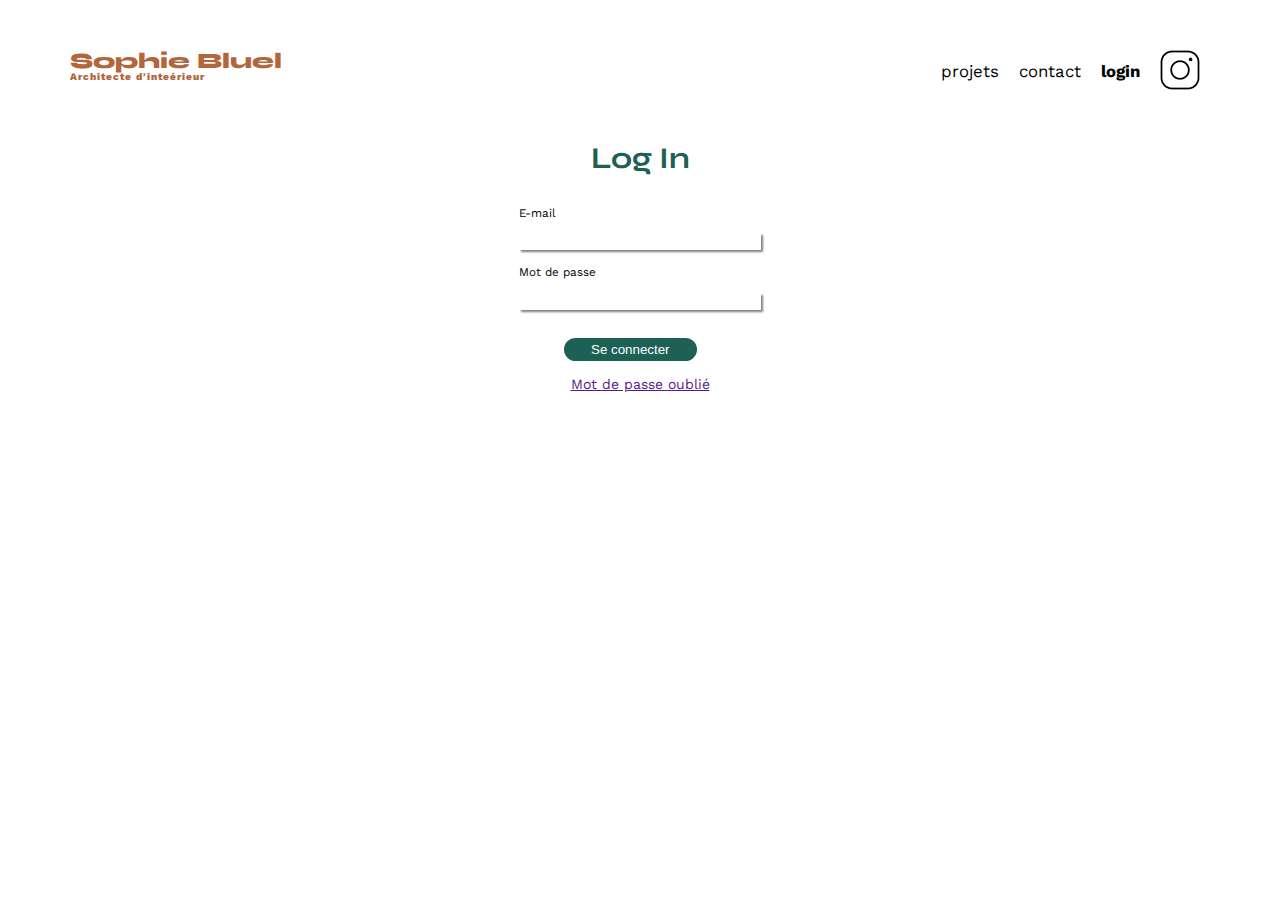
<file: PROJET3/HTML/conexion.html>
<!DOCTYPE html>
<html lang="fr">

<head>
    <meta charset="UTF-8">
    <title>Sophie Bluel - Architecte d'intérieur</title>
    <meta name="viewport" content="width=device-width, initial-scale=1.0">
    <link rel="preconnect" href="https://fonts.googleapis.com">
    <link rel="preconnect" href="https://fonts.gstatic.com" crossorigin>
    <link href="https://fonts.googleapis.com/css2?family=Syne:wght@700;800&family=Work+Sans&display=swap"
        rel="stylesheet">
    <meta name="description" content="">
    <link rel="stylesheet" href="/assets/style.css">
</head>

<body>
    <header>
        <h1>Sophie Bluel <span>Architecte d'inteérieur</span></h1>
        <nav>
            <ul>
                <li>projets</li>
                <li>contact</li>
                <a class="link_a" href="index.html">
                    <li>login</li>
                </a>
                <li><img src="/assets/icons/instagram.png" alt="Instagram"></li>
            </ul>
        </nav>
    </header>
    <main>
        <section class="log_in">
            <h2 class="space_margin">Log In</h2>
            <form novalidate action="" method="POST" id="myform">

                <label for="email" class="size_font">E-mail</label>
                <br>
                <br>
                <input type="text" name="mail" id="mail" required="required">
                <br>
                <span id="error"></span>
                <br>
                <label for="password" class="size_font">Mot de passe</label>
                <br>
                <span id="error2"></span>
                <br>
                <input type="password" name="password" id="password" required="required">
                <br>
                <br>
                <br>
                <input type="button" value="Se connecter" id="button_envoi">

            </form>
            <div><a href="">Mot de passe oublié</a></div>
            </div>
        </section>
    </main>

    <body>
        <script src="/PROJET3/JS/conexion.js"></script>
    </body>

</html>
</file>
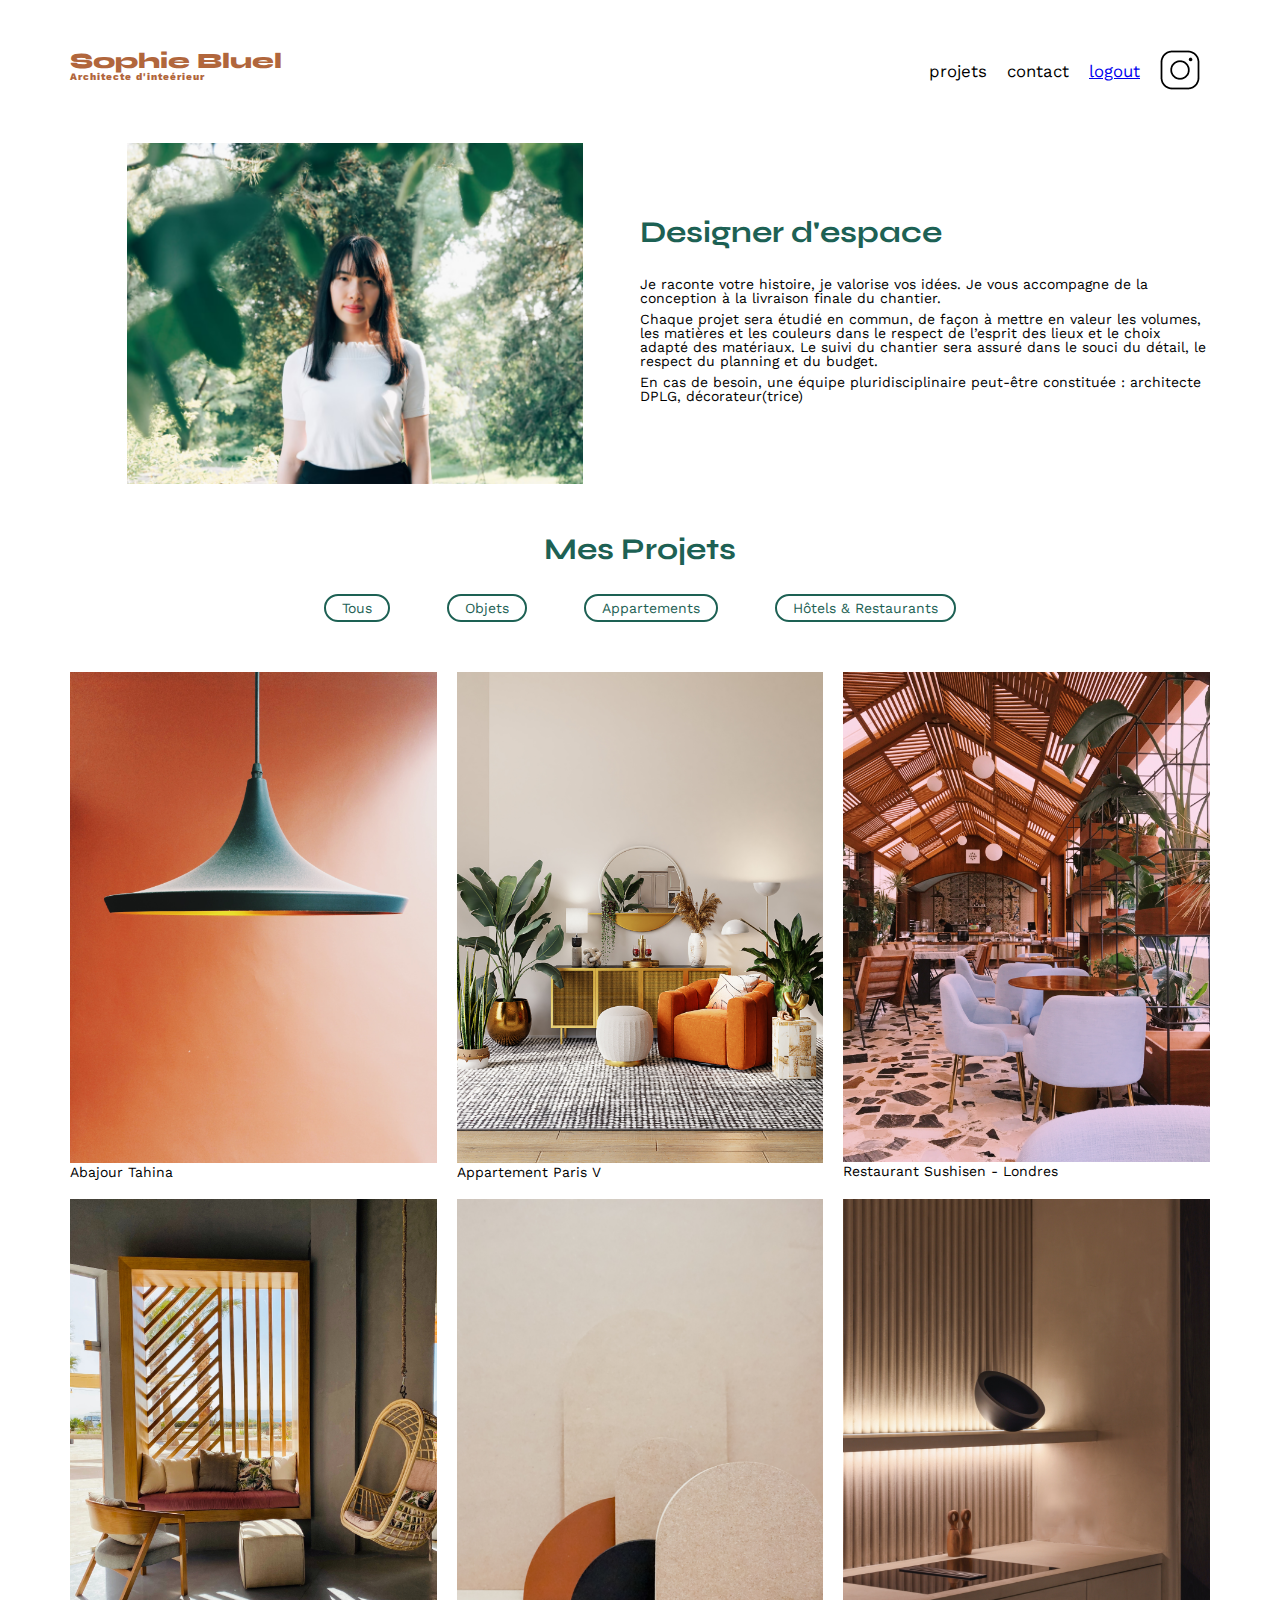
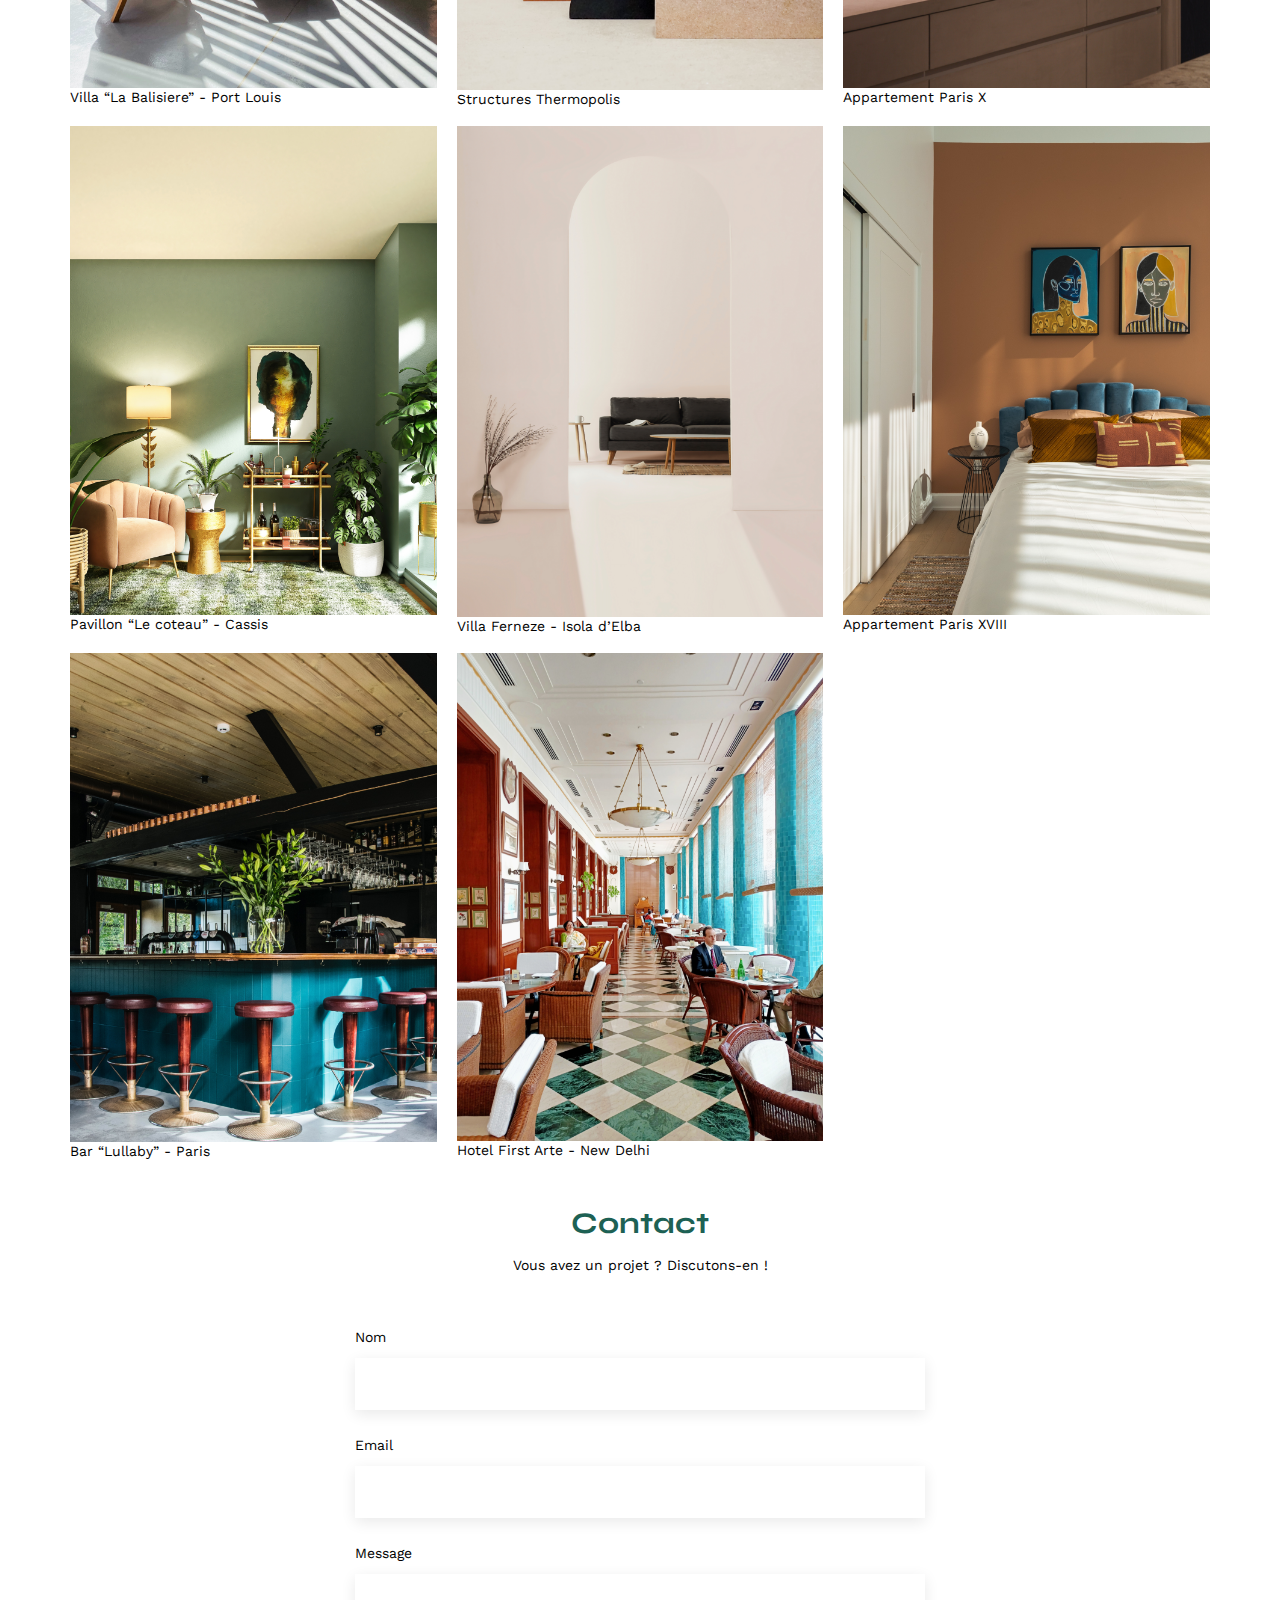
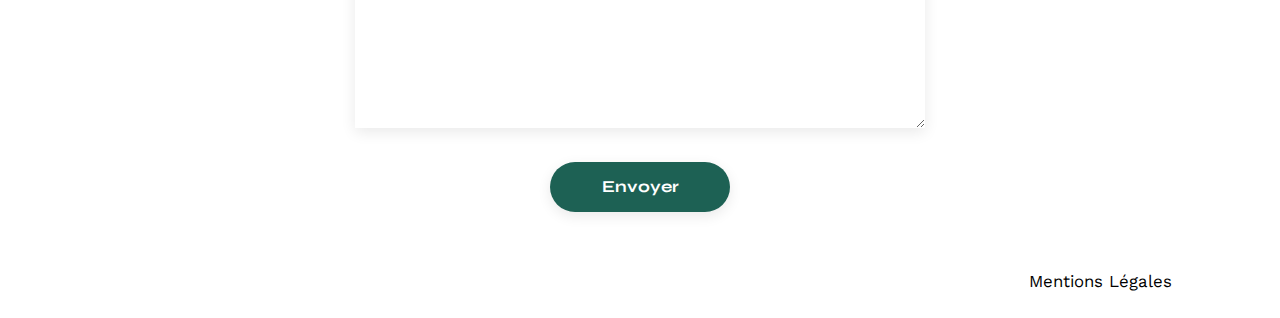
<file: PROJET3/HTML/login.html>
<!DOCTYPE html>
<html lang="fr">

<head>
    <meta charset="UTF-8">
    <title>Sophie Bluel - Architecte d'intérieur</title>
    <meta name="viewport" content="width=device-width, initial-scale=1.0">
    <link rel="preconnect" href="https://fonts.googleapis.com">
    <link rel="preconnect" href="https://fonts.gstatic.com" crossorigin>
    <link href="https://fonts.googleapis.com/css2?family=Syne:wght@700;800&family=Work+Sans&display=swap"
        rel="stylesheet">
    <meta name="description" content="">
    <link rel="stylesheet" href="/assets/style.css">
</head>

<body>

    <div class="modale_bar">
        <button class="modale_edit">Mode édition</button>
        <div class="modale_publication">publier les changements</div>
    </div>

    <div class="modale_add_picture">
        <div class="icone_retour">retour</div>
        <div class="modale_header_close modale-trigger">X</div>
        <h2 class="modale_header_photo">Ajout Photo</h2>

        <img id="preview_img" width="150px">
        <div class="modale_picture">

            <input onchange="previewImg()" type="file" class="modale_photo">
            <p>jpn,png: 4mo max</p>
             </div>
                <div class="modale_footer_picture">
                    <div>Titre</div>
                    <input type="CHOISIR UN TITRE">
                    <div>Catégorie</div>
                    <input type="CHOIX CATEGORIE">
                    <br>
                    <button class="modale_footer_photo">Valider</button>
                </div>
        </div>

        <div class="modale">

            <!--<div class="overlay modale-trigger"></div> marche bizarrement -->
            <div class="modale_header">

                <div class="modale_header_x modale-trigger">X</div>
                <h2 class="modale_header_title">Galerie photo</h2>
            </div>
            <div class="modale_body">
                <div class="modale_gallery">
                    <figure>
                        <img src="/assets/images/abajour-tahina.png" alt="Abajour Tahina" data-objets class="active">
                        <figcaption>éditer</figcaption>
                    </figure>
                    <figure>
                        <img src="/assets/images/appartement-paris-v.png" alt="Appartement Paris V" data-appartements
                            class="active">
                        <figcaption>éditer</figcaption>
                    </figure>
                    <figure>
                        <img src="/assets/images/restaurant-sushisen-londres.png" alt="Restaurant Sushisen - Londres"
                            data-hotel class="active">
                        <figcaption>éditer</figcaption>
                    </figure>
                    <figure>
                        <img src="/assets/images/la-balisiere.png" alt="Villa “La Balisiere” - Port Louis"
                            data-appartements class="active">
                        <figcaption>éditer</figcaption>
                    </figure>
                    <figure>
                        <img src="/assets/images/structures-thermopolis.png" alt="Structures Thermopolis" data-objets
                            class="active">
                        <figcaption>éditer</figcaption>
                    </figure>
                    <figure>
                        <img src="/assets/images/appartement-paris-x.png" alt="Appartement Paris X" data-appartements
                            class="active">
                        <figcaption>éditer</figcaption>
                    </figure>
                    <figure>
                        <img src="/assets/images/le-coteau-cassis.png" alt="Pavillon “Le coteau” - Cassis"
                            data-appartements class="active">
                        <figcaption>éditer</figcaption>
                    </figure>
                    <figure>
                        <img src="/assets/images/villa-ferneze.png" alt="Villa Ferneze - Isola d’Elba" data-appartements
                            class="active">
                        <figcaption>éditer</figcaption>
                    </figure>
                    <figure>
                        <img src="/assets/images/appartement-paris-xviii.png" alt="Appartement Paris XVIII"
                            data-appartements class="active">
                        <figcaption>éditer</figcaption>
                    </figure>
                    <figure>
                        <img src="/assets/images/bar-lullaby-paris.png" alt="Bar “Lullaby” - Paris" data-hotel
                            class="active">
                        <figcaption>éditer</figcaption>
                    </figure>
                    <figure>
                        <img src="/assets/images/hotel-first-arte-new-delhi.png" alt="Hotel First Arte - New Delhi"
                            data-hotel class="active">
                        <figcaption>éditer</figcaption>
                    </figure>
                </div>
            </div>

            <div class="modale_footer">
                <button class="modale_footer_button">Ajouter une photo</button>
                <div class="modale_footer_delete">supprimer la galerie</div>
            </div>
        </div>




        <header>
            <h1>Sophie Bluel <span>Architecte d'inteérieur</span></h1>
            <nav>
                <ul>
                    <li>projets</li>
                    <li>contact</li>
                    <a href="index2.html">
                        <li>logout</li>
                    </a>
                    <li><img src="/assets/icons/instagram.png" alt="Instagram"></li>
                </ul>
            </nav>
        </header>
        <main>
            <section id="introduction">
                <figure>
                    <img src="/assets/images/sophie-bluel.png" alt="">
                </figure>
                <article>
                    <h2>Designer d'espace</h2>
                    <p>Je raconte votre histoire, je valorise vos idées. Je vous accompagne de la conception à la
                        livraison
                        finale du chantier.</p>
                    <p>Chaque projet sera étudié en commun, de façon à mettre en valeur les volumes, les matières et les
                        couleurs dans le respect de l’esprit des lieux et le choix adapté des matériaux. Le suivi du
                        chantier sera assuré dans le souci du détail, le respect du planning et du budget.</p>
                    <p>En cas de besoin, une équipe pluridisciplinaire peut-être constituée : architecte DPLG,
                        décorateur(trice)</p>
                </article>
            </section>
            <section id="portfolio">
                <h2>Mes Projets</h2>
                <section id="filters" class="space_section">
                    <div class="border_class" id="all">Tous</div>
                    <div class="border_class" id="objets" data-categoryId="1">Objets</div>
                    <div class="border_class" id="appartements" data-categoryId="2">Appartements</div>
                    <div class="border_class" id="hotel" data-categoryId="3">Hôtels & Restaurants</div>
                </section>

                <div class="gallery">
                    <figure>
                        <img src="/assets/images/abajour-tahina.png" alt="Abajour Tahina" data-objets class="active">
                        <figcaption>Abajour Tahina</figcaption>
                    </figure>
                    <figure>
                        <img src="/assets/images/appartement-paris-v.png" alt="Appartement Paris V" data-appartements
                            class="active">
                        <figcaption>Appartement Paris V</figcaption>
                    </figure>
                    <figure>
                        <img src="/assets/images/restaurant-sushisen-londres.png" alt="Restaurant Sushisen - Londres"
                            data-hotel class="active">
                        <figcaption>Restaurant Sushisen - Londres</figcaption>
                    </figure>
                    <figure>
                        <img src="/assets/images/la-balisiere.png" alt="Villa “La Balisiere” - Port Louis"
                            data-appartements class="active">
                        <figcaption>Villa “La Balisiere” - Port Louis</figcaption>
                    </figure>
                    <figure>
                        <img src="/assets/images/structures-thermopolis.png" alt="Structures Thermopolis" data-objets
                            class="active">
                        <figcaption>Structures Thermopolis</figcaption>
                    </figure>
                    <figure>
                        <img src="/assets/images/appartement-paris-x.png" alt="Appartement Paris X" data-appartements
                            class="active">
                        <figcaption>Appartement Paris X</figcaption>
                    </figure>
                    <figure>
                        <img src="/assets/images/le-coteau-cassis.png" alt="Pavillon “Le coteau” - Cassis"
                            data-appartements class="active">
                        <figcaption>Pavillon “Le coteau” - Cassis</figcaption>
                    </figure>
                    <figure>
                        <img src="/assets/images/villa-ferneze.png" alt="Villa Ferneze - Isola d’Elba" data-appartements
                            class="active">
                        <figcaption>Villa Ferneze - Isola d’Elba</figcaption>
                    </figure>
                    <figure>
                        <img src="/assets/images/appartement-paris-xviii.png" alt="Appartement Paris XVIII"
                            data-appartements class="active">
                        <figcaption>Appartement Paris XVIII</figcaption>
                    </figure>
                    <figure>
                        <img src="/assets/images/bar-lullaby-paris.png" alt="Bar “Lullaby” - Paris" data-hotel
                            class="active">
                        <figcaption>Bar “Lullaby” - Paris</figcaption>
                    </figure>
                    <figure>
                        <img src="/assets/images/hotel-first-arte-new-delhi.png" alt="Hotel First Arte - New Delhi"
                            data-hotel class="active">
                        <figcaption>Hotel First Arte - New Delhi</figcaption>
                    </figure>
                    <figure id="new_img">
                    </figure>
                </div>
            </section>
            <section id="contact">
                <h2>Contact</h2>
                <p>Vous avez un projet ? Discutons-en !</p>
                <form action="#" method="post">
                    <label for="name">Nom</label>
                    <input type="text" name="name" id="name">
                    <label for="email">Email</label>
                    <input type="email" name="email" id="email">
                    <label for="message">Message</label>
                    <textarea name="message" id="message" cols="30" rows="10"></textarea>
                    <input type="submit" value="Envoyer">
                </form>
            </section>
        </main>

        <footer>
            <nav>
                <ul>
                    <li>Mentions Légales</li>
                </ul>
            </nav>

        </footer>
        <script src="/PROJET3/JS/login.js"></script>

</body>


</html>
</file>
<file: assets/style.css>
/* http://meyerweb.com/eric/tools/css/reset/
   v2.0 | 20110126
   License: none (public domain)
*/

	html,
	body,
	div,
	span,
	applet,
	object,
	iframe,
	h1,
	h2,
	h3,
	h4,
	h5,
	h6,
	p,
	blockquote,
	pre,
	a,
	abbr,
	acronym,
	address,
	big,
	cite,
	code,
	del,
	dfn,
	em,
	img,
	ins,
	kbd,
	q,
	s,
	samp,
	small,
	strike,
	strong,
	sub,
	sup,
	tt,
	var,
	b,
	u,
	i,
	center,
	dl,
	dt,
	dd,
	ol,
	ul,
	li,
	fieldset,
	form,
	label,
	legend,
	table,
	caption,
	tbody,
	tfoot,
	thead,
	tr,
	th,
	td,
	article,
	aside,
	canvas,
	details,
	embed,
	figure,
	figcaption,
	footer,
	header,
	hgroup,
	menu,
	nav,
	output,
	ruby,
	section,
	summary,
	time,
	mark,
	audio,
	video {
		margin: 0;
		padding: 0;
		border: 0;
		font-size: 100%;
		font: inherit;
		vertical-align: baseline;
	}

	/* HTML5 display-role reset for older browsers */
	article,
	aside,
	details,
	figcaption,
	figure,
	footer,
	header,
	hgroup,
	menu,
	nav,
	section {
		display: block;
	}

	body {
		line-height: 1;
	}

	ol,
	ul {
		list-style: none;
	}

	blockquote,
	q {
		quotes: none;
	}

	blockquote:before,
	blockquote:after,
	q:before,
	q:after {
		content: '';
		content: none;
	}

	table {
		border-collapse: collapse;
		border-spacing: 0;
	}

	/** end reset css**/
	body {
		max-width: 1140px;
		margin: auto;
		font-family: 'Work Sans';
		font-size: 14px;
	}

	header {
		display: flex;
		justify-content: space-between;
		margin: 50px 0
	}

	section {
		margin: 50px 0
	}

	h1 {
		display: flex;
		flex-direction: column;
		font-family: 'Syne';
		font-size: 22px;
		font-weight: 800;
		color: #B1663C
	}

	h1>span {
		font-family: 'Work Sans';
		font-size: 10px;
		letter-spacing: 0.1em;
		;
	}

	h2 {
		font-family: 'Syne';
		font-weight: 700;
		font-size: 30px;
		color: #1D6154
	}

	nav ul {
		display: flex;
		align-items: center;
		list-style-type: none;

	}

	nav li {
		padding: 0 10px;
		font-size: 1.2em;
	}

	li:hover {
		color: #B1663C;
	}

	#introduction {
		display: flex;
		align-items: center;
	}

	#introduction figure {
		flex: 1
	}

	#introduction img {
		display: block;
		margin: auto;
		width: 80%;
	}

	#introduction article {
		flex: 1
	}

	#introduction h2 {
		margin-bottom: 1em;
	}

	#introduction p {
		margin-bottom: 0.5em;
	}

	#portfolio h2 {
		text-align: center;
		margin-bottom: 1em;
	}

	.gallery {
		width: 100%;
		display: grid;
		grid-template-columns: 1fr 1fr 1fr;
		grid-column-gap: 20px;
		grid-row-gap: 20px;
	}

	.gallery img {
		width: 100%;

	}

	#contact {
		width: 50%;
		margin: auto;
	}

	#contact>* {
		text-align: center;

	}

	#contact h2 {
		margin-bottom: 20px;
	}

	#contact form {
		text-align: left;
		margin-top: 30px;
		display: flex;
		flex-direction: column;
	}

	#contact input {
		height: 50px;
		font-size: 1.2em;
		border: none;
		box-shadow: 0px 4px 14px rgba(0, 0, 0, 0.09);
	}

	#contact label {
		margin: 2em 0 1em 0;
	}

	#contact textarea {
		border: none;
		box-shadow: 0px 4px 14px rgba(0, 0, 0, 0.09);
	}

	input[type="submit"] {
		font-family: 'Syne';
		font-weight: 700;
		color: white;
		background-color: #1D6154;
		margin: 2em auto;
		width: 180px;
		text-align: center;
		border-radius: 60px;
	}

	footer nav ul {
		display: flex;
		justify-content: flex-end;
		margin: 2em
	}

	.log_in {

		display: flex;
		flex-direction: column;
		align-items: center;
		gap: 16px;

	}

	.space_margin {
		margin-bottom: 16px;
	}

	#conexion_button {
		background-color: #1D6154;
		color: white;
		border-radius: 100px;
		padding: 5px;
		padding-left: 16px;
		padding-right: 16px;
		margin-bottom: 10px;
	}

	.space_section {
		display: flex;
		justify-content: center;
		gap: 5%;
		margin-top: auto;
	}

	.border_class {
		background-color: white;
		color: #1D6154;
		border: solid 2px #1D6154;
		border-radius: 100px;
		padding: 5px;
		padding-left: 16px;
		padding-right: 16px;
	}

	.border_class:hover {
		background-color: #1D6154;
		color: white;
	}

	/* MODALE */



	.modale {
		position: fixed;
		top: 50%;
		left: 50%;
		transform: translate(-50%, -50%);
		width: 450px;
		height: 550px;
		background-color: white;
		box-shadow: rgba(99, 99, 99, 0.2) 0px 2px 8px 0px;
		border-radius: 3px;
		padding: 20px;
		display: flex;
		flex-direction: column;
		align-items: center;
		justify-content: center;
		gap: 25px;
		display: none;
		border-radius: 10px;
	}

	.modale.active {
		display: block;
	}

	.overlay {
		position: absolute;
		top: 0;
		left: 0;
		width: 100%;
		height: 262%;
		background-color: rgba(0, 0, 0, 0.5);
		display: none;
	}


	.modale_header_x {
		position: absolute;
		top: 8px;
		right: 8px;
		cursor: pointer;
	}

	.modale_header_close {
		position: absolute;
		top: 8px;
		right: 8px;
		cursor: pointer;
	}

	.modale_header_title {
		display: flex;
		justify-content: center;
		color: black;
		font-size: 20px;
		margin-bottom: 5px;
		padding: 25px;
	}

	.modale_footer {
		display: flex;
		flex-direction: column;
		padding: 16px;
		align-items: center;


	}

	.modale_footer_button {
		color: white;
		background-color: #1D6154;
		width: 180px;
		border-radius: 100px;
		padding: 5px;
		cursor: pointer;


	}

	.modale_footer_delete {
		color: red;
		cursor: pointer;
		padding: 10px;

	}



	.modale_bar {
		display: none;
	}

	.modale_bar.active {
		display: block;
		display: flex;
		background-color: black;
		padding: 9px;
		align-items: center;
		justify-content: center;
		gap: 16px;
		position: absolute;
		top: 0;
		left: 0;
		right: 0;
	}

	.modale_edit {
		color: white;
		display: flex;
		background-color: black;
		cursor: pointer;
	}

	.modale_publication {
		background-color: white;
		font-weight: bold;
		padding: 8px;
		border-radius: 200px;
		cursor: pointer;
	}

	.modale_add_picture {
		position: fixed;
		top: 50%;
		left: 50%;
		transform: translate(-50%, -50%);
		width: 450px;
		height: 550px;
		background-color: white;
		box-shadow: rgba(99, 99, 99, 0.2) 0px 2px 8px 0px;
		border-radius: 3px;
		padding: 20px;
		display: flex;
		flex-direction: column;
		align-items: center;
		gap: 30px;
		border-radius: 10px;
		display: none;
	}

	.modale_add_picture.active {
		display: block;
	}

	.modale_footer_photo {
		color: white;
		background-color: gray;
		width: 180px;
		border-radius: 100px;
		padding: 5px;
		cursor: pointer;
		margin-left: 55px;
	}

	


	.modale_picture {
		margin-top: 40px;
		margin-left: 35px;
		margin-bottom: 16px;
		background-color: #c5d9ed;
		width: 65%;
		padding: 35px;
		display: flex;
		flex-direction: column;
		align-items: center;
		cursor: pointer;
		border: solid red 2px;
	}

	.modale_picture.active {
		margin-top: 40px;
		margin-left: 35px;
		margin-bottom: 16px;
		background-color: #c5d9ed;
		width: 65%;
		padding: 35px;
		display: flex;
		flex-direction: column;
		align-items: center;
		cursor: pointer;
		border: solid red 2px;
		display: none;

	}

	.icone_modale {
		border: solid red 1px;
	}

	.modale_photo {

		border-radius: 100px;
		padding: 8px;
		color: blue;
		margin-bottom: 10px;
		cursor: pointer;
	}


	.modale_header_photo {
		display: flex;
		justify-content: center;
		color: black;
		font-size: 20px;
		margin-top: 55px;
		margin-bottom: 35px;
	}

	.icone_retour {
		position: absolute;
		top: 8px;
		left: 15px;
		cursor: pointer;
	}

	.modale_footer_picture {
		display: flex;
		flex-direction: column;
		gap: 16px;

	}

	.work-thumbnail {
		display: inline-block;
		width: 55px;
		/* Largeur de la miniature */
		height: 65px;
		/* Hauteur de la miniature */
		margin: 10px;
		/* Marge entre les miniatures */
		overflow: hidden;
		/* Masquer le contenu dépassant de la miniature */
		cursor: pointer;
		/* Afficher le curseur pointer au survol de la miniature */
		border: 1px solid #ccc;
		/* Ajouter une bordure autour de la miniature */
	}

	.work-thumbnail:hover {
		opacity: 0.8;
		/* Réduire l'opacité de la miniature au survol */
	}

	.work-thumbnail img {
		width: 100%;
		/* Adapter la largeur de l'image à celle de la miniature */
		height: auto;
		/* Maintenir le ratio de l'image */
	}

	.log_in {
		color: black;
		cursor: pointer;
	}

	.login {
		color: black;
		text-decoration: none;
	}

	.login.active {
		display: none;
		cursor: pointer;
		text-decoration: none;
	}

	.logout {
		display: none;
		cursor: pointer;
	}

	.logout.active {
		display: block;
		cursor: pointer;
	}

	.modale_bar i {
		color: white;

	}

	.header_margin {
		padding-top: 25px;
	}

	#mail {
		border: none;
		box-shadow: 2px 2px 2px gray;
		padding-right: 40px;
		padding-left: 25px;
	}

	#password {
		border: none;
		box-shadow: 2px 2px 2px gray;
		padding-right: 40px;
		padding-left: 25px;
	}

	.size_font {
		font-size: smaller;
	}

	#button_envoi {
		background-color: #1D6154;
		color: white;
		border: solid 2px #1D6154;
		border-radius: 100px;
		padding: 2px;
		padding-left: 25px;
		padding-right: 25px;
		margin-left: 45px;
		cursor: pointer;
	}

	.link_a {
		text-decoration: none;
		color: black;
		font-weight: bold;

	}

	.modale_picture_body {
		display: flex;
		flex-direction: column;
		align-items: center;
		gap: 35px;
		background-color: #e7fffe;
		font-size: smaller;
		padding: 4px;
	}

	.modale_photo2 {
		display: flex;
		flex-direction: column;
		margin-left: 75px;
		margin-right: 75px;
		gap: 20px;

	}

	.modale_footer2 {
		border-bottom: solid gray 2px;
		display: flex;
		flex-direction: column;
		gap: 25px;
		padding-bottom: 20px;

	}

	.label_css {
		border: none;
		box-shadow: 2px 2px 2px gray;
		padding-right: 40px;
		padding-left: 25px;
		padding: 7px;

	}

	#filters {}

	#filters.active {
		display: none;
	}

	.test {
		display: flex;
		align-items: center;
		justify-content: center;
		gap: 17px;
		padding: 25px;
	}

	.test i {
		margin-bottom: 24px;
	}

	.modifier1 {
		display: none;
	}

	.modifier1.active {
		display: block;
		margin-left: 55px;
		margin-top: 10px;
		cursor: pointer;
	}

	.modifier2.active {
		display: block;
		cursor: pointer;

	}

	.modifier2 {
		display: none;
	}


	.preview_img {
		display: flex;
		justify-content: center;
		align-items: center;
	}

	.label_input_img {
		position: relative;
		display: inline-block;
	}

	.label_input_img label {
		display: flex;
		align-items: center;
		justify-content: center;
		cursor: pointer;
	}

	.label_input_img label span {
		margin-right: 10px;
	}

	.label_input_img label img {
		width: 20px;
		height: 20px;
	}

	.label_input_img input[type="file"] {
		position: absolute;
		top: 0;
		left: 0;
		opacity: 0;
		width: 100%;
		height: 100%;
		cursor: pointer;
	}

	.add_pic_css {
		border-radius: 100px;
		background-color: #99d3cd;
		padding: 10px;
		cursor: pointer;
	}

	.img_div {
		background-color: #e7fffe;
		display: flex;
		align-items: center;
		justify-content: center;
	}

	#works-container {
		border-bottom: 2px solid #ccc;
		display: flex;
		flex-wrap: wrap;
		align-items: center;
		justify-content: center;
		padding-bottom: 30px;
		margin-bottom: 25px;
	}
</file>
